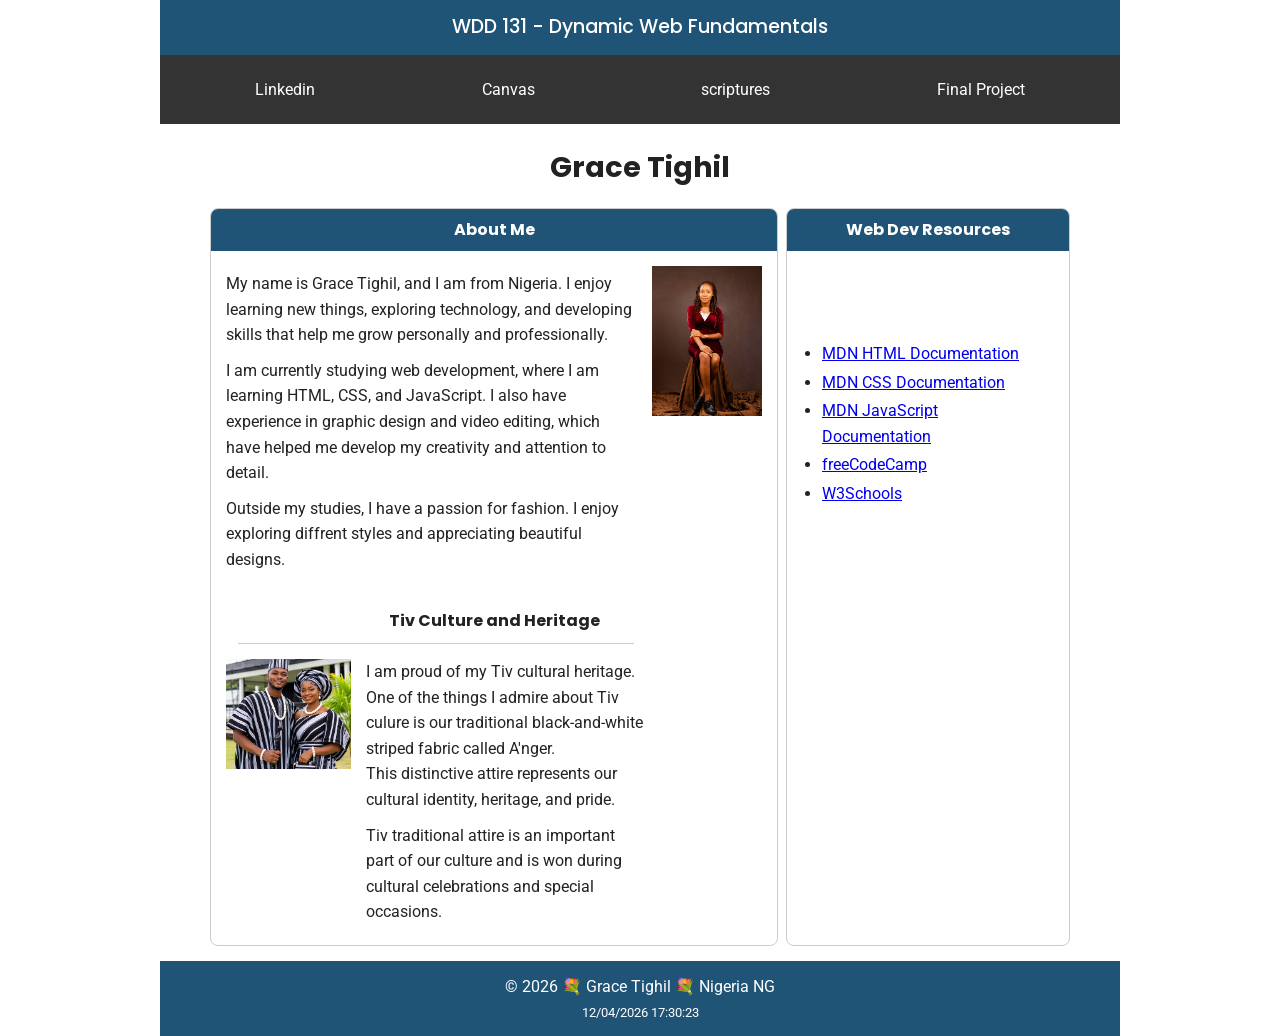
<file: index.html>
<!DOCTYPE html>
<html lang="en">
<head>
    <meta charset="UTF-8">
    <meta name="viewport" content="width=device-width, initial-scale=1.0">
    <title>WDD 131 - Dynamic Web Fundamentals</title>
    <link rel="stylesheet" href="styles/base.css">


    <meta name="description" content="Grace Tighil's personal homepage featuring web development, fashion, Tiv culture, Nigeria heritage, and learning resources.">
    <meta name="author" content="Grace Tighil">
    
    <script src="scripts/getdates.js" defer></script>

<link rel="preconnect" href="https://fonts.googleapis.com">
<link rel="preconnect" href="https://fonts.gstatic.com" crossorigin>
<link href="https://fonts.googleapis.com/css2?family=Poppins:wght@400;500;700&family=Roboto:ital,wght@0,100..900;1,100..900&display=swap" rel="stylesheet">
</head>

<body>

    <header>
        <span id="course-title">WDD 131 - Dynamic Web Fundamentals</span>
        <nav>
            <a href="https://www.linkedin.com/in/grace-tighil-5a691326a">Linkedin</a>
            <a href="https://byupw.instructure.com/">Canvas</a>
            <a href="https://www.churchofjesuschrist.org/study/scriptures">scriptures</a>
            <a href="#">Final Project</a>
        </nav>
    </header>
    <main>
        <h1>Grace Tighil</h1>

        <section class="card">
            <h2>About Me</h2>

            <div class="about-intro">
                <div>
                    <p>My name is Grace Tighil, and I am from Nigeria. I enjoy learning new things, exploring technology, and 
                developing skills that help me grow personally and professionally.
                    </p>

                    <p>I am currently studying web development, where I am learning HTML, CSS, and JavaScript. 
                I also have experience in graphic design and video editing, which have helped me develop my creativity and attention to detail.
                    </p>

                    <p>Outside my studies, I have a passion for fashion. I enjoy exploring diffrent styles and appreciating beautiful designs.</p>
                </div>

                 <img src="images/grace.jpg" alt="Grace Tighil">
            </div>

            
            <h3 class="center-heading">Tiv Culture and Heritage</h3>
            <hr>

            <div class="culture-info">
                <img src="images/tiv-attire.jpg"
                alt="People wearing traditional Tiv black-and-white A'nger attire">

                <div>
                     <p>I am proud of my Tiv cultural heritage. <br>One of the
                    things I admire about Tiv <br>culure is our traditional
                    black-and-white <br>striped fabric called A'nger. <br> 
                    This distinctive attire represents our <br>cultural 
                    identity, heritage, and pride.
                 </p>

                 <p>
                    Tiv traditional attire is an important <br>part of our
                    culture and is won during <br>cultural celebrations 
                    and special <br>occasions.
                 </p>

                </div>
            </div>

        </section>

        <section class="card">
            <h2>Web Dev Resources</h2>

            <ul>
                <li>
                    <a href="https://developer.mozilla.org/en-US/docs/Web/HTML">
                        MDN HTML Documentation
                    </a>
                </li>

                <li>
                    <a href="https://developer.mozilla.org/en-US/docs/Web/CSS">
                        MDN CSS Documentation
                    </a>
                </li>

                <li>
                    <a href="https://developer.mozilla.org/en-US/docs/Web/JavaScript">
                        MDN JavaScript Documentation
                    </a>
                </li>

                <li>
                    <a href="https://www.freecodecamp.org/">
                        freeCodeCamp
                    </a>
                </li>

                <li>
                    <a href="https://www.w3schools.com/">
                        W3Schools
                    </a>
                </li>
            </ul>
        </section>
    </main>

    <footer>
        <p>
            &copy; <span id="currentyear"></span> 💐 Grace Tighil 💐 Nigeria NG
        </p>

        <p id="lastModified"></p>
    </footer>
</body>
</html>
</file>
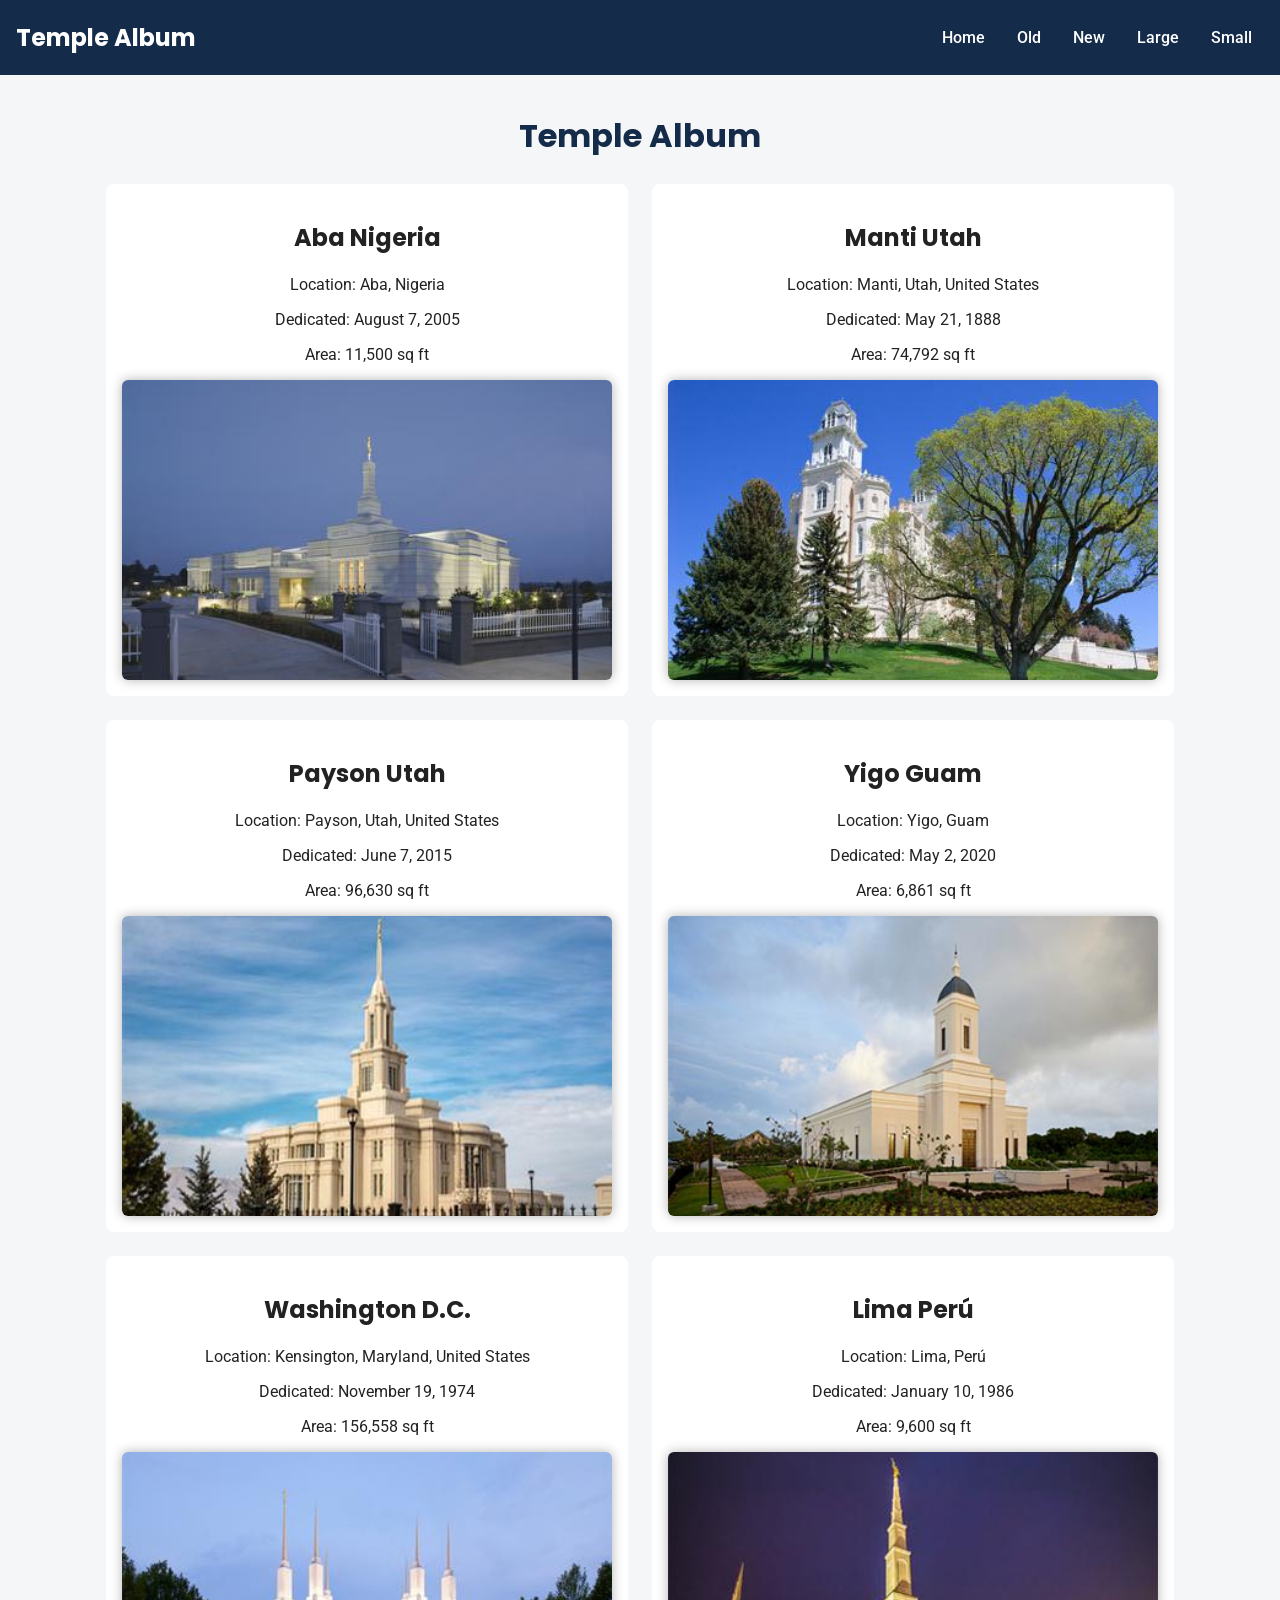
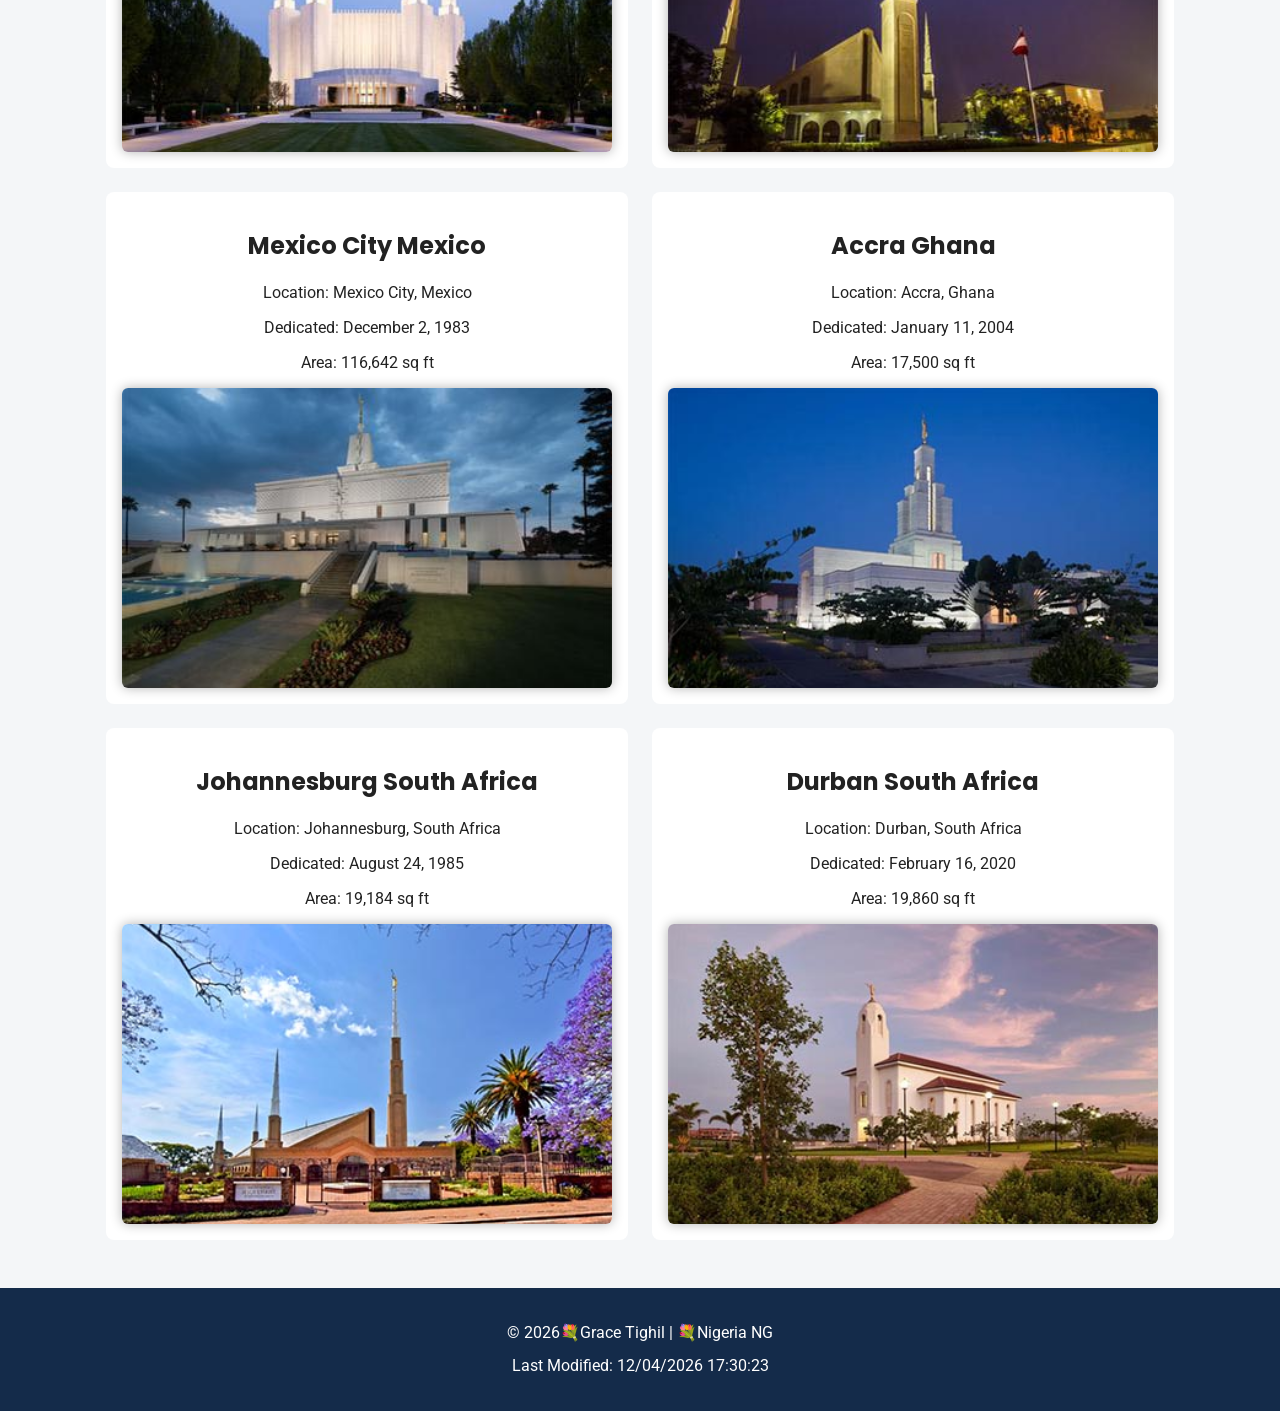
<file: filtered-temples.html>
<!DOCTYPE html>
<html lang="en">
<head>
    <meta charset="UTF-8">
    <meta name="viewport" content="width=device-width, initial-scale=1.0">
    <meta name="author" content="Grace Tighil">
    <meta name="description" content="A responsive temple album displaying temple names, locations, dedication dates, sizes, and photographs.">
    
    <title>Temple Album | WDD 131</title>
    <link rel="icon" href="favicon.svg" type="image/svg+xml">

    <link rel="stylesheet" href="styles/filtered-temples.css">
    <link rel="stylesheet" href="styles/filtered-temples-large.css">

    <script src="scripts/filtered-temples.js" defer></script>

    <link rel="preconnect" href="https://fonts.googleapis.com">
    <link rel="preconnect" href="https://fonts.gstatic.com" crossorigin>
    <link href="https://fonts.googleapis.com/css2?family=Poppins:wght@400;500;700&family=Roboto:ital,wght@0,100..900;1,100..900&display=swap" rel="stylesheet">
</head>
<body>
    <header>
        <h2>Temple Album</h2>

        <button id="menu-button" aria-label="open navigation menu" aria-expanded="false">
            ☰
        </button>

    <nav id="navigation">
    <a href="#" id="home">Home</a>
    <a href="#" id="old">Old</a>
    <a href="#" id="new">New</a>
    <a href="#" id="large">Large</a>
    <a href="#" id="small">Small</a>
</nav>
    </header>

    <main>
        <h1>Temple Album</h1>

        <div class="temple-grid">

        </div>
    </main>

    <footer>
        <p>&copy; <span id="currentyear"></span>💐Grace Tighil | 💐Nigeria NG </p>
        <p id="lastModified"></p>
    </footer>
    
</body>
</html>
</file>
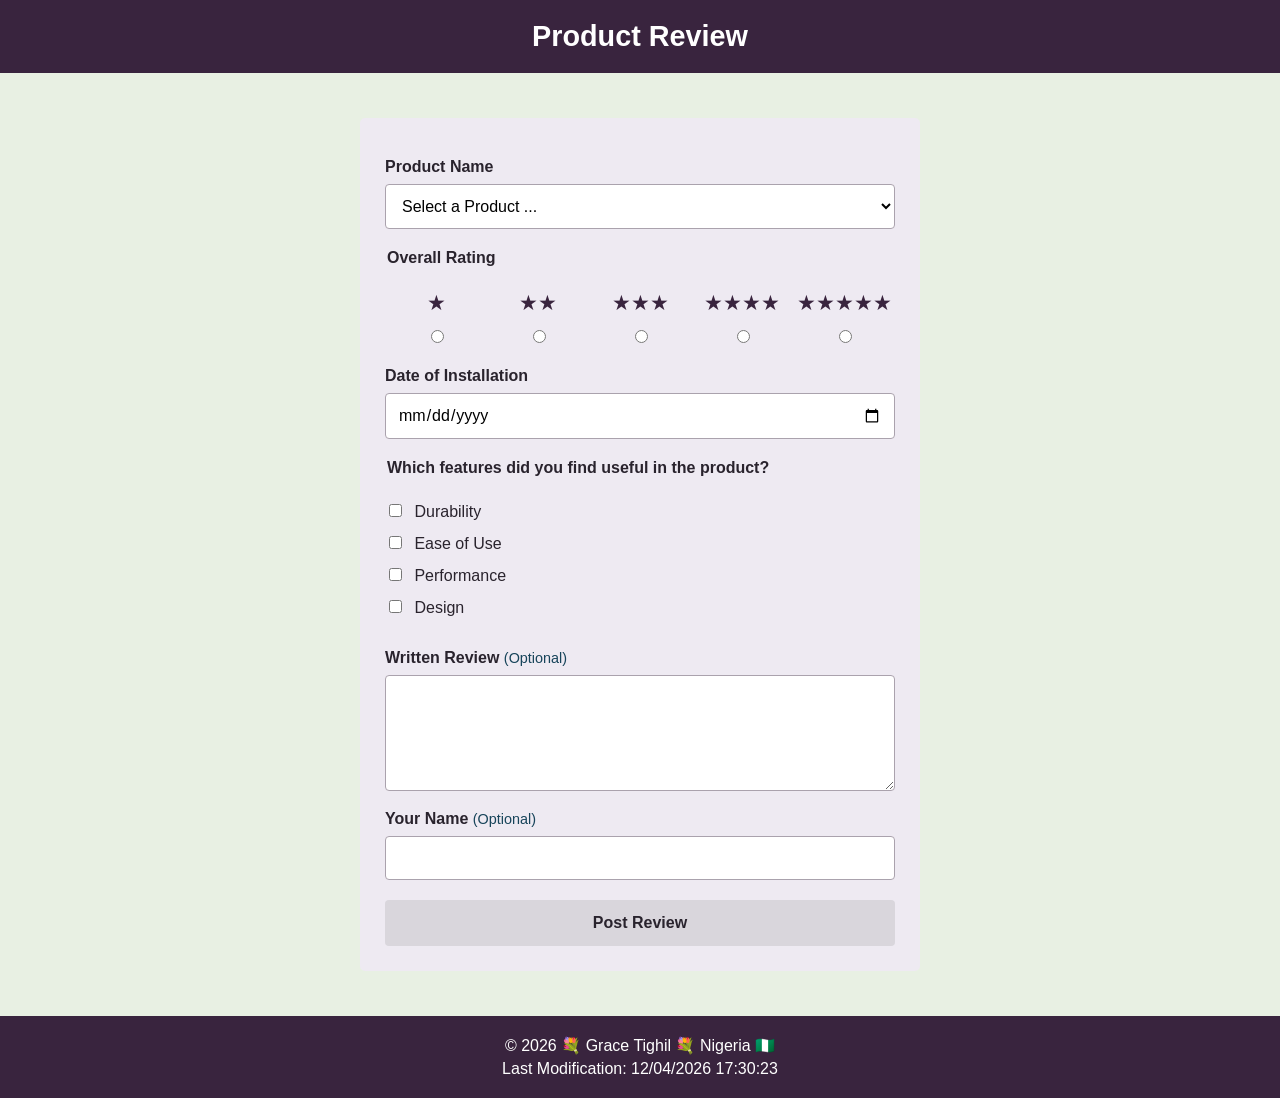
<file: form.html>
<!DOCTYPE html>
<html lang="en">
<head>
    <meta charset="UTF-8">
    <meta name="viewport" content="width=device-width, initial-scale=1.0">
    <meta name="description" content="Product Review Form allows users to select a product, rate it, and share their feedback.">
    <meta name="author" content="Grace Tighil">
    <title>Product Review Form</title>
    <link rel="icon" href="images/favicon.svg" type="image/svg+xml">
    <link rel="stylesheet" href="styles/form.css">
    <script src="scripts/form.js" defer></script>
</head>

<body>
    <header>
        <h1>Product Review</h1>
    </header>

    <main>
        <form method="get" action="review.html">

            <label for="productName">Product Name</label>
            <select id="productName" name="productName" required>
                <option value="" disabled selected>Select a Product ...</option>
            </select>

            <fieldset>
                <legend>Overall Rating</legend>

                <div class="rating">
                    <div>
                        <label for="rating1">★</label>
                        <input type="radio" id="rating1" name="rating" value="1" required>
                    </div>

                    <div>
                        <label for="rating2">★★</label>
                        <input type="radio" id="rating2" name="rating" value="2" required>
                    </div>

                    <div>
                        <label for="rating3">★★★</label>
                        <input type="radio" id="rating3" name="rating" value="3" required>
                    </div>

                    <div>
                        <label for="rating4">★★★★</label>
                        <input type="radio" id="rating4" name="rating" value="4" required>
                    </div>

                    <div>
                        <label for="rating5">★★★★★</label>
                        <input type="radio" id="rating5" name="rating" value="5" required>
                    </div>
                </div>
            </fieldset>

            <label for="installDate">Date of Installation</label>
            <input type="date" id="installDate" name="installDate" required>

            <fieldset>
                <legend>Which features did you find useful in the product?</legend>

                <label for="durability">
                    <input type="checkbox" id="durability" name="features" value="Durability">
                    Durability
                </label>

                <label for="ease">
                    <input type="checkbox" id="ease" name="features" value="Ease of Use">
                    Ease of Use
                </label>

                <label for="performance">
                    <input type="checkbox" id="performance" name="features" value="Performance">
                    Performance
                </label>

                <label for="design">
                    <input type="checkbox" id="design" name="features" value="Design">
                    Design
                </label>
            </fieldset>

            <label for="writtenReview">
                Written Review <span class="optional">(Optional)</span>
            </label>
            <textarea id="writtenReview" name="writtenReview" rows="5"></textarea>

            <label for="userName">
                Your Name <span class="optional">(Optional)</span>
            </label>
            <input type="text" id="userName" name="userName">

            <input type="submit" value="Post Review">

        </form>
    </main>

    <footer>
        <p>© 2026 💐 Grace Tighil 💐 Nigeria 🇳🇬</p>
        <p id="lastModified"></p>
    </footer>
</body>
</html>
</file>
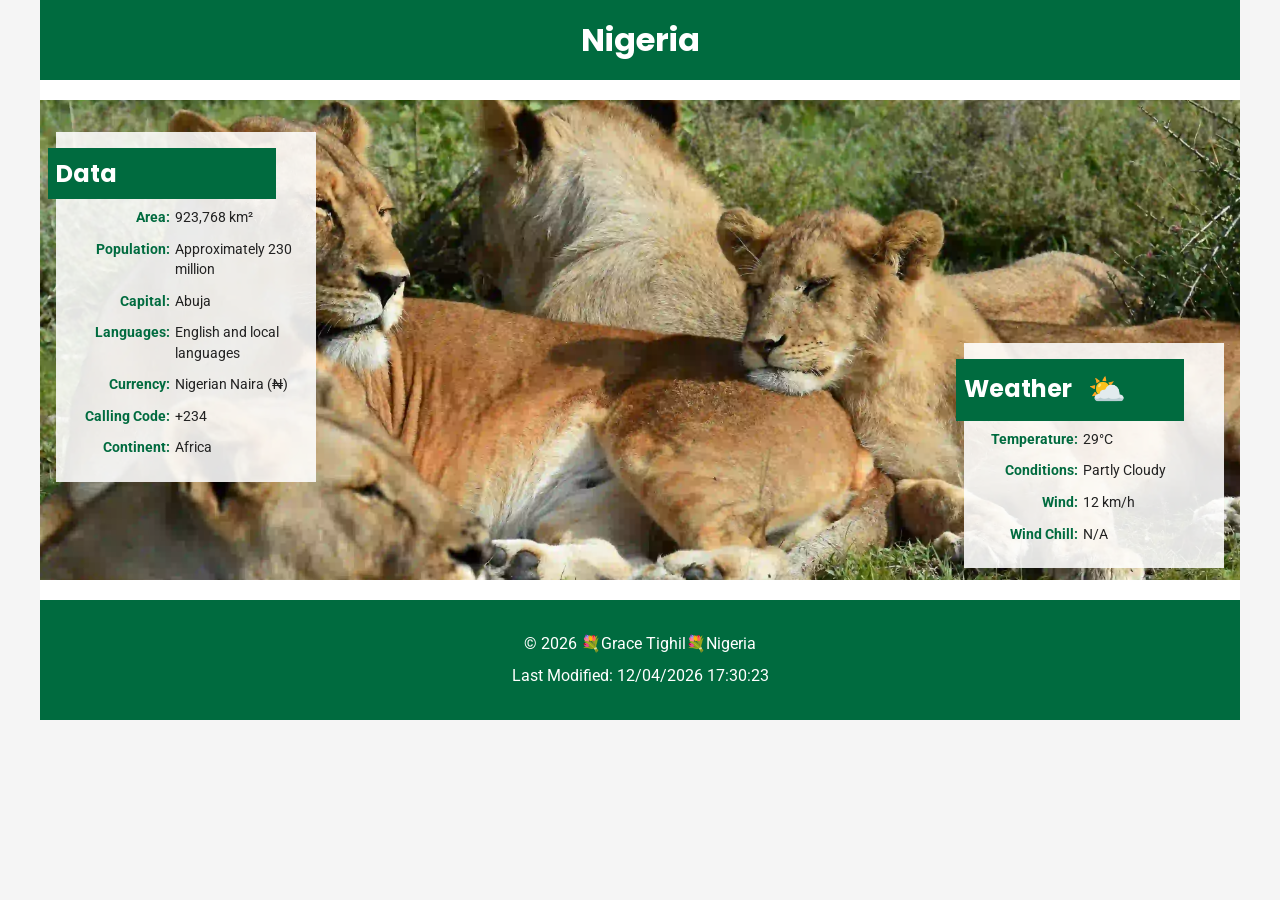
<file: place.html>
<!DOCTYPE html>
<html lang="en">
<head>
    <meta charset="UTF-8">
    <meta name="viewport" content="width=device-width, initial-scale=1.0">
    <meta name="description" content="Discover Nigeria, its capital city, geography, population, culture, and weather.">
    <meta name="author" content="Grace Tighil">
    <title>Nigeria | Country Page</title>

    <link rel="preconnect" href="https://fonts.googleapis.com">
    <link rel="preconnect" href="https://fonts.gstatic.com" crossorigin>
    <link href="https://fonts.googleapis.com/css2?family=Poppins:wght@400;500;700&family=Roboto:ital,wght@0,100..900;1,100..900&display=swap" rel="stylesheet">

    <link rel="stylesheet" href="styles/place.css">
    <link rel="icon" href="images/favicon.svg" type="image/svg+xml">
    <script src="scripts/place.js" defer></script>
</head>

<body>
    <header>
        <h1>Nigeria</h1>
    </header>

    <main>
        <div class="hero">
            <picture>
                <source
                srcset="images/nigeria-large.webp"
                media="(min-width: 768px)">
                <img
                src="images/nigeria-small.webp"
                alt="Lions in their natural habitat"
                width="800"
                height="597">
            </picture>

            <section class="data">
                <h2>Data</h2>
                <ul>
                    <li><strong>Area:</strong> 923,768 km²</li>
                    <li><strong>Population:</strong> Approximately 230 million</li>
                    <li><strong>Capital:</strong> Abuja</li>
                    <li><strong>Languages:</strong> English and local languages</li>
                    <li><strong>Currency:</strong> Nigerian Naira (₦)</li>
                    <li><strong>Calling Code:</strong> +234</li>
                    <li><strong>Continent:</strong> Africa</li>
                </ul>
            </section>

            <section class="weather">
                <h2>Weather</h2>

                <img
                class="weather-icon-mobile"
                src="images/weather.svg"
                alt="Sun, cloud, and raindrops"
                width="60"
                height="60">

                <ul>
                    <li>
                        <strong>Temperature:</strong> 
                        <span><span id="temperature">29</span>°C</span>
                    </li>
                    <li>
                        <strong>Conditions:</strong> 
                        <span>Partly Cloudy</span> 
                    </li>
                    <li>
                        <strong>Wind:</strong> 
                        <span><span id="wind-speed">12</span> km/h</span>
                    </li>
                    <li>
                        <strong>Wind Chill:</strong> 
                        <span id="windchill">N/A</span>
                    </li>
                </ul>
            </section>

        </div>
    </main>

    <footer>
        <p>&copy; <span id="currentyear"></span> 💐Grace Tighil💐Nigeria</p>
        <p>Last Modified: <span id="lastModified"></span></p>
    </footer>
    
</body>
</html>
</file>
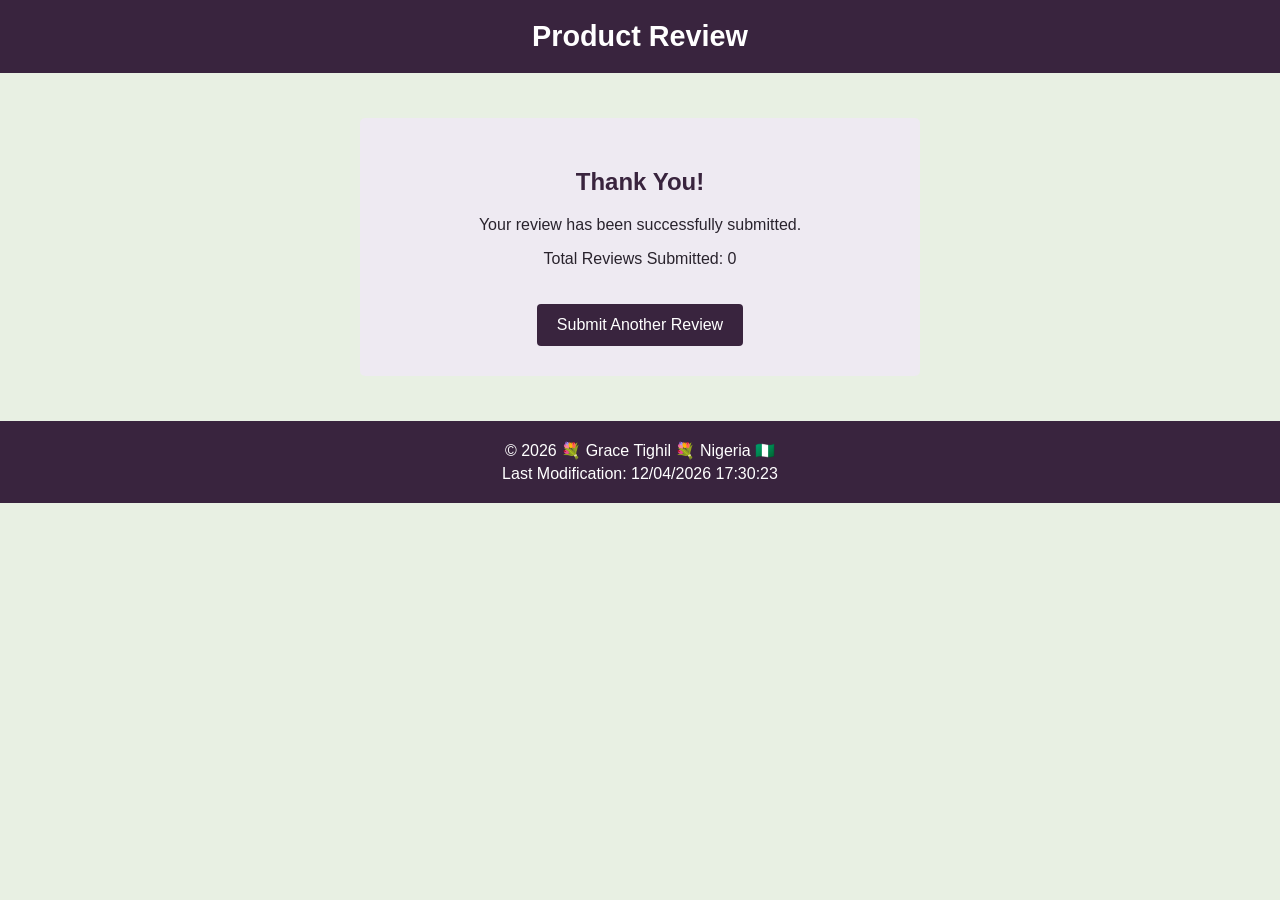
<file: review.html>
<!DOCTYPE html>
<html lang="en">
<head>
    <meta charset="UTF-8">
    <meta name="viewport" content="width=device-width, initial-scale=1.0">
    <meta name="description" content="Product review submission confirmation page showing the total number of reviews submitted.">
    <meta name="author" content="Grace Tighil">
    <title>Review Submitted</title>
    <link rel="icon" href="images/favicon.svg" type="image/svg+xml">
    <link rel="stylesheet" href="styles/form.css">
    <script src="scripts/review.js" defer></script>
</head>

<body>
    <header>
        <h1>Product Review</h1>
    </header>

    <main>
        <section class="confirmation">
            <h2>Thank You!</h2>
            <p>Your review has been successfully submitted.</p>
            <p>Total Reviews Submitted: <span id="reviewCount">0</span></p>
            <a href="form.html">Submit Another Review</a>
        </section>
    </main>

    <footer>
        <p>© 2026 💐 Grace Tighil 💐 Nigeria 🇳🇬</p>
        <p id="lastModified"></p>
    </footer>
</body>
</html>
</file>
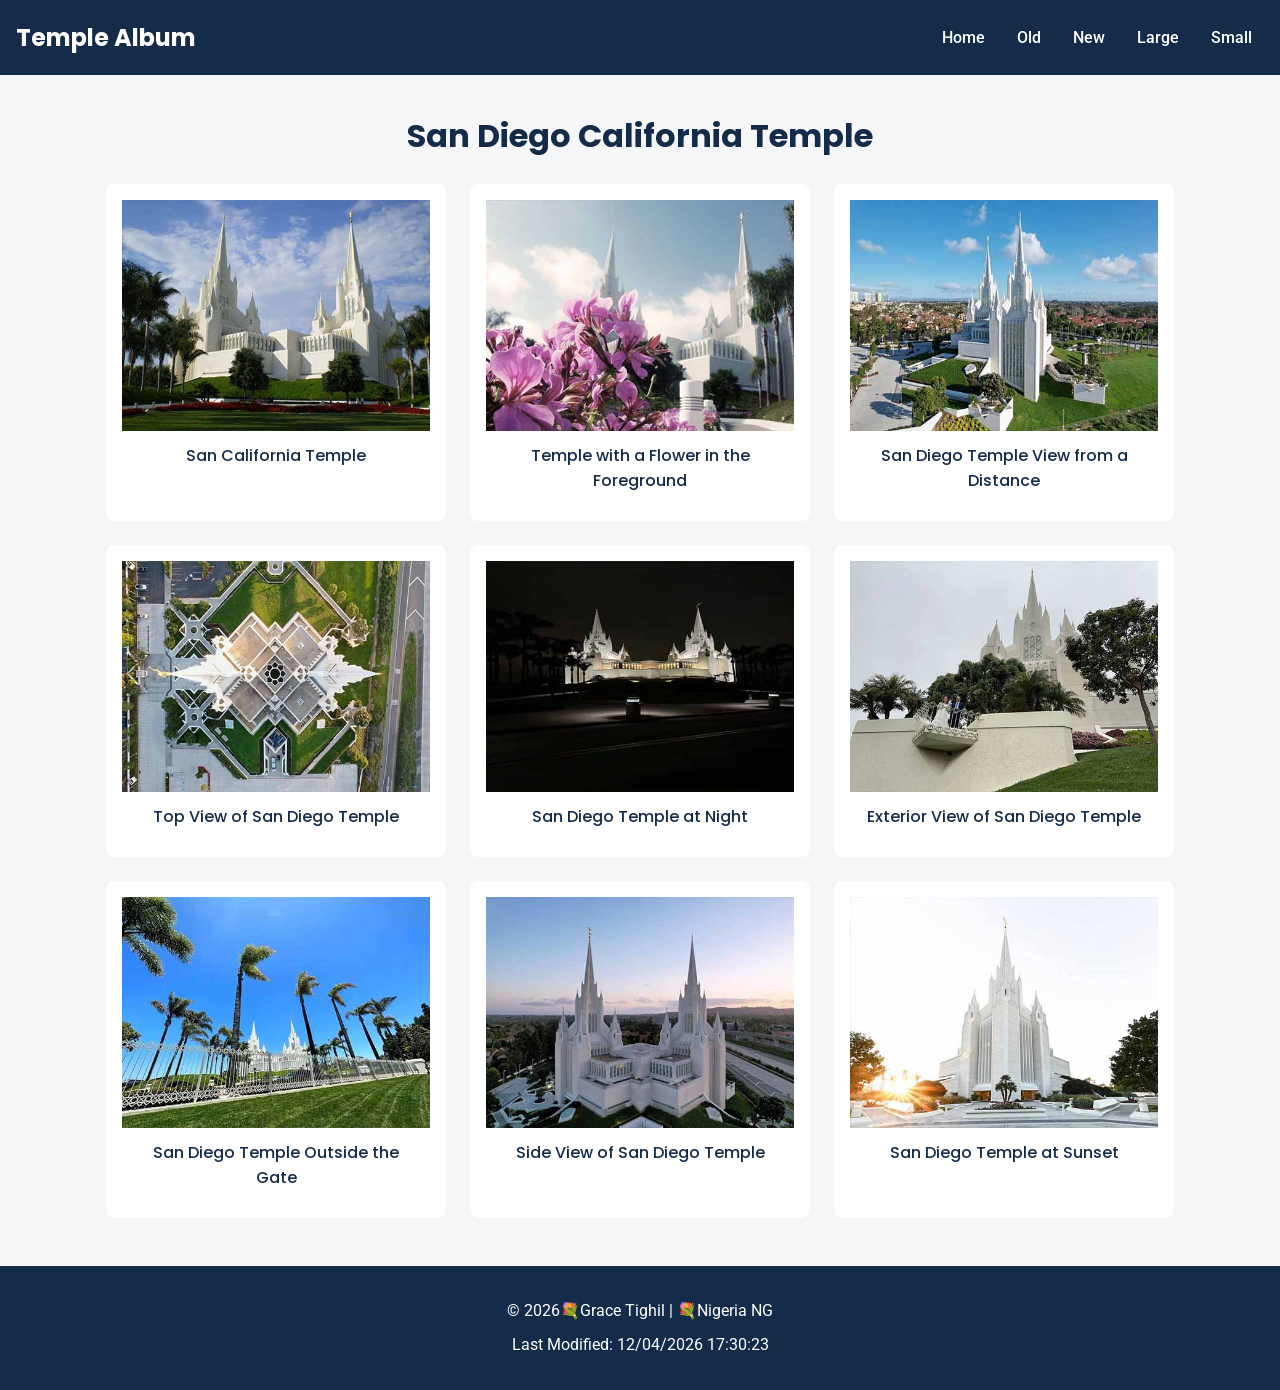
<file: temples.html>
<!DOCTYPE html>
<html lang="en">
<head>
    <meta charset="UTF-8">
    <meta name="viewport" content="width=device-width, initial-scale=1.0">
    <meta name="author" content="Grace Tighil">
    <meta name="description" content="A responsive picture album featuring the San Diego California Temple of The Church of Jesus Christ of Latter-day Saints.">
    
    <title>Temple Album | San Diego California Temple</title>
    <link rel="icon" href="favicon.svg" type="image/svg+xml">

    <link rel="stylesheet" href="styles/temples.css">
    <link rel="stylesheet" href="styles/temples-large.css">

    <script src="scripts/temples.js" defer></script>

    <link rel="preconnect" href="https://fonts.googleapis.com">
    <link rel="preconnect" href="https://fonts.gstatic.com" crossorigin>
    <link href="https://fonts.googleapis.com/css2?family=Poppins:wght@400;500;700&family=Roboto:ital,wght@0,100..900;1,100..900&display=swap" rel="stylesheet">
</head>
<body>
    <header>
        <h2>Temple Album</h2>

        <button id="menu-button" aria-label="open navigation menu" aria-expanded="false">
            ☰
        </button>

        <nav id="navigation">
            <a href="index.html">Home</a>
            <a href="#">Old</a>
            <a href="#">New</a>
            <a href="#">Large</a>
            <a href="#">Small</a>
        </nav>
    </header>

    <main>
        <h1>San Diego California Temple</h1>

        <div class="temple-grid">

            <figure>
                <img src="images/temple-1.jpg" alt="San Diego California Temple exterior">
                <figcaption>San California Temple</figcaption>
            </figure>

            <figure>
                <img src="images/temple-2.jpg" alt="San Diego California Temple viewed from the ground with a flower in the foreground">
                <figcaption>Temple with a Flower in the Foreground</figcaption>
            </figure>

            <figure>
                <img src="images/temple-3.jpg" alt="San Diego California Temple viewed from a distance">
                <figcaption>San Diego Temple View from a Distance</figcaption>
            </figure>

            <figure>
                <img src="images/temple-4.jpg" alt="Top view of the San Diego California Temple">
                <figcaption>Top View of San Diego Temple</figcaption>
            </figure>

            <figure>
                <img src="images/temple-5.jpg" alt="San Diego California Temple illuminated at night">
                <figcaption>San Diego Temple at Night</figcaption>
            </figure>

            <figure>
                <img src="images/temple-6.jpg" alt="Exterior view of the San Diego California Temple">
                <figcaption>Exterior View of San Diego Temple</figcaption>
            </figure>

            <figure>
                <img src="images/temple-7.jpg" alt="San Diego California Temple viewed from outside the gate">
                <figcaption>San Diego Temple Outside the Gate</figcaption>
            </figure>

            <figure>
                <img src="images/temple-8.jpg" alt="Side view of the San Diego California Temple from a short distance">
                <figcaption>Side View of San Diego Temple</figcaption>
            </figure>
            
            <figure>
                <img src="images/temple-9.jpg" alt="San Diego California Temple beside the setting sun">
                <figcaption>San Diego Temple at Sunset</figcaption>
            </figure>

        </div>
    </main>

    <footer>
        <p>&copy; <span id="currentyear"></span>💐Grace Tighil | 💐Nigeria NG </p>
        <p id="lastModified"></p>
    </footer>
    
</body>
</html>
</file>
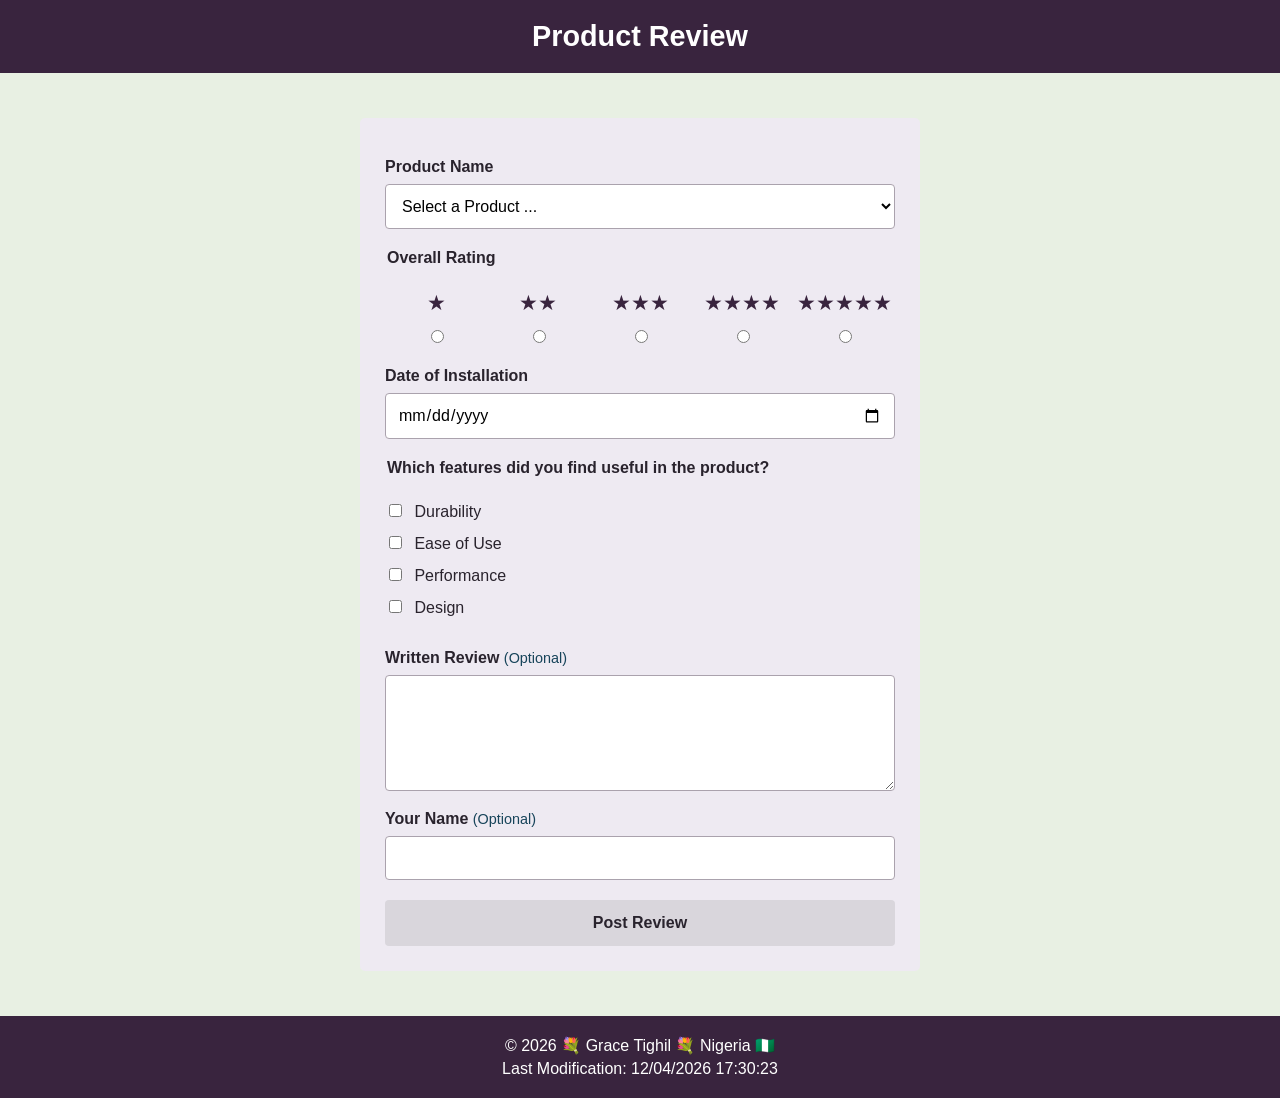
<file: product/form.html>
<!DOCTYPE html>
<html lang="en">
<head>
    <meta charset="UTF-8">
    <meta name="viewport" content="width=device-width, initial-scale=1.0">
    <meta name="description" content="Product Review Form allows users to select a product, rate it, and share their feedback.">
    <meta name="author" content="Grace Tighil">
    <title>Product Review Form</title>
    <link rel="icon" href="images/favicon.svg" type="image/svg+xml">
    <link rel="stylesheet" href="styles/form.css">
    <script src="scripts/form.js" defer></script>
</head>

<body>
    <header>
        <h1>Product Review</h1>
    </header>

    <main>
        <form method="get" action="review.html">

            <label for="productName">Product Name</label>
            <select id="productName" name="productName" required>
                <option value="" disabled selected>Select a Product ...</option>
            </select>

            <fieldset>
                <legend>Overall Rating</legend>

                <div class="rating">
                    <div>
                        <label for="rating1">★</label>
                        <input type="radio" id="rating1" name="rating" value="1" required>
                    </div>

                    <div>
                        <label for="rating2">★★</label>
                        <input type="radio" id="rating2" name="rating" value="2">
                    </div>

                    <div>
                        <label for="rating3">★★★</label>
                        <input type="radio" id="rating3" name="rating" value="3">
                    </div>

                    <div>
                        <label for="rating4">★★★★</label>
                        <input type="radio" id="rating4" name="rating" value="4">
                    </div>

                    <div>
                        <label for="rating5">★★★★★</label>
                        <input type="radio" id="rating5" name="rating" value="5">
                    </div>
                </div>
            </fieldset>

            <label for="installDate">Date of Installation</label>
            <input type="date" id="installDate" name="installDate" required>

            <fieldset>
                <legend>Which features did you find useful in the product?</legend>

                <label for="durability">
                    <input type="checkbox" id="durability" name="features" value="Durability">
                    Durability
                </label>

                <label for="ease">
                    <input type="checkbox" id="ease" name="features" value="Ease of Use">
                    Ease of Use
                </label>

                <label for="performance">
                    <input type="checkbox" id="performance" name="features" value="Performance">
                    Performance
                </label>

                <label for="design">
                    <input type="checkbox" id="design" name="features" value="Design">
                    Design
                </label>
            </fieldset>

            <label for="writtenReview">
                Written Review <span class="optional">(Optional)</span>
            </label>
            <textarea id="writtenReview" name="writtenReview" rows="5"></textarea>

            <label for="userName">
                Your Name <span class="optional">(Optional)</span>
            </label>
            <input type="text" id="userName" name="userName">

            <input type="submit" value="Post Review">

        </form>
    </main>

    <footer>
        <p>© 2026 💐 Grace Tighil 💐 Nigeria 🇳🇬</p>
        <p id="lastModified"></p>
    </footer>
</body>
</html>
</file>
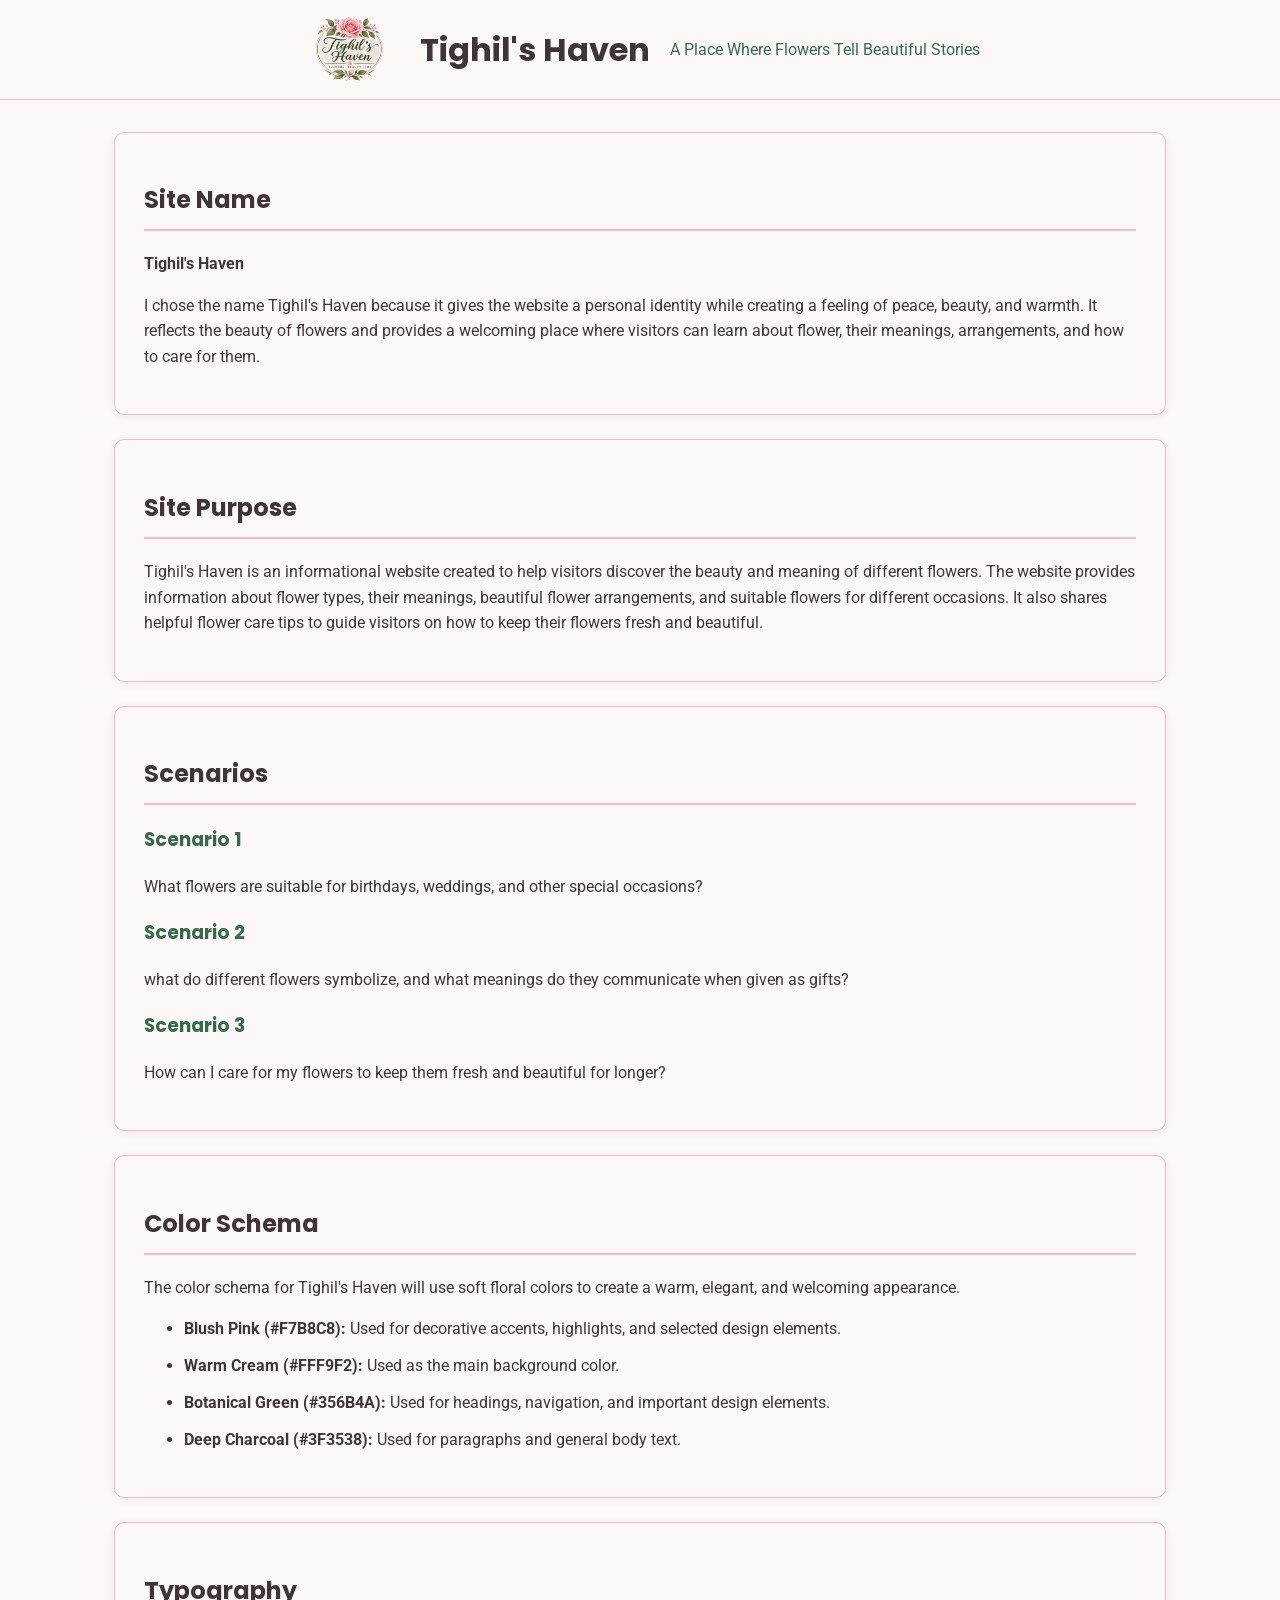
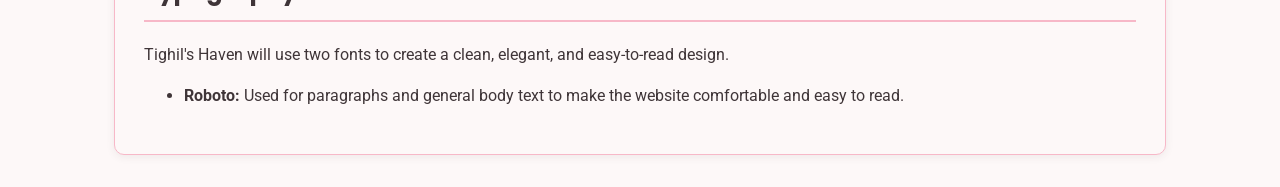
<file: project/siteplan.html>
<!DOCTYPE html>
<html lang="en">
<head>
    <meta charset="UTF-8">
    <meta name="viewport" content="width=device-width, initial-scale=1.0">
    <meta name="description" content="website planning document for Tighil's Haven, an informational flower website.">
    <meta name="author" content="Grace Tighil">
    <title>Tighil's Haven | Website Plan</title>
    <link rel="stylesheet" href="siteplan.css">
</head>
<body>
    <header>
         <img src="logo.png" alt="Tighil's Haven floral logo">
        <h1>Tighil's Haven</h1>
        <p>A Place Where Flowers Tell Beautiful Stories</p>
    </header>

    <main>
        <section>
            <h2>Site Name</h2>
            <p><strong>Tighil's Haven</strong></p>
            <p>
                I chose the name Tighil's Haven because it gives the website a personal
                identity while creating a feeling of peace, beauty, and warmth. It 
                reflects the beauty of flowers and provides a welcoming place where 
                visitors can learn about flower, their meanings, arrangements, and 
                how to care for them.
            </p>
        </section>

        <section>
            <h2>Site Purpose</h2>
            <p>
                Tighil's Haven is an informational website created to help visitors 
                discover the beauty and meaning of different flowers. The website
                provides information about flower types, their meanings, beautiful 
                flower arrangements, and suitable flowers for different occasions. 
                It also shares helpful flower care tips to guide visitors on how to
                keep their flowers fresh and beautiful.
            </p>
        </section>

        <section>
            <h2>Scenarios</h2>

            <h3>Scenario 1</h3>
            <p>What flowers are suitable for birthdays, weddings, and other special occasions?</p>

            <h3>Scenario 2</h3>
            <p>what do different flowers symbolize, and what meanings do  they communicate when given as gifts?</p>

            <h3>Scenario 3</h3>
            <p>How can I care for my flowers to keep them fresh and beautiful for longer?</p>
        </section>

        <section>
            <h2>Color Schema</h2>
            <p>
                The color schema for Tighil's Haven will use soft floral colors to create a warm, elegant,
                and welcoming appearance.
            </p>

            <ul>
                <li>
                    <strong>Blush Pink (#F7B8C8):</strong>
                    Used for decorative accents, highlights, and selected design elements.
                </li>
                <li>
                    <strong>Warm Cream (#FFF9F2):</strong>
                    Used as the main background color.
                </li>
                <li>
                    <strong>Botanical Green (#356B4A):</strong>
                    Used for headings, navigation, and important design elements.
                </li>
                <li>
                    <strong>Deep Charcoal (#3F3538):</strong>
                    Used for paragraphs and general body text.
                </li>
            </ul>
        </section>

        <section>
            <h2>Typography</h2>
            <p>
                Tighil's Haven will use two fonts to create a clean, elegant, and easy-to-read design.
            </p>

            <ul>
                <li>
                    <strong>Roboto:</strong>
                    Used for paragraphs and general body text to make the website comfortable and easy to read.
                </li>
            </ul>
        </section>
    </main>
    
</body>
</html>
</file>
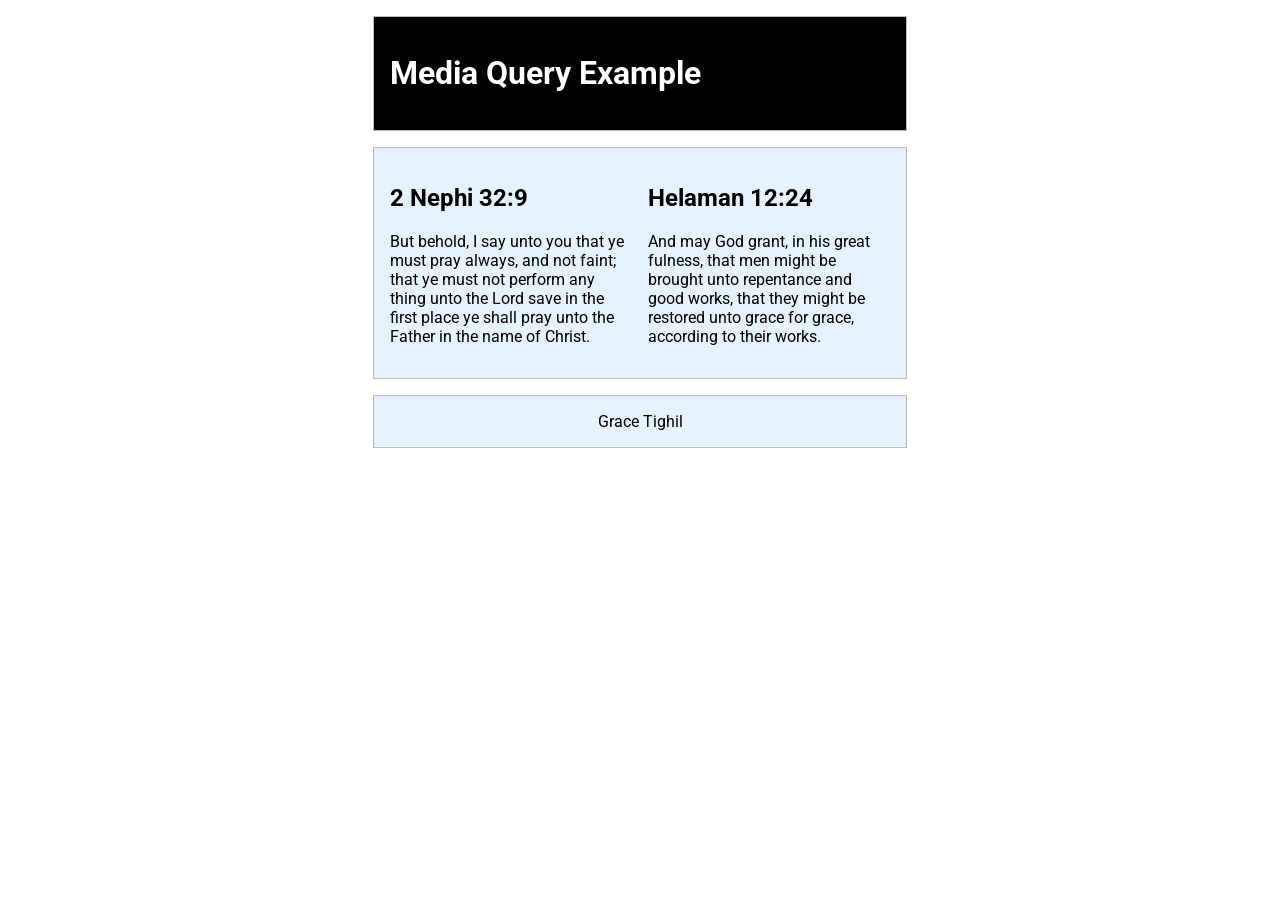
<file: week02/media-query.html>
<!DOCTYPE html>
<html lang="en">
<head>
    <meta charset="UTF-8">
    <meta name="viewport" content="width=device-width, initial-scale=1.0">

    <title>WDD 131 - Media Query Example</title>

   <meta name="description" content="Media query learning activity example page.">
   <meta name="author" content="Grace Tighil">

   <link rel="preconnect" href="https://fonts.googleapis.com">
   <link rel="preconnect" href="https://fonts.gstatic.com" crossorigin>
   <link href="https://fonts.googleapis.com/css2?family=Poppins:wght@400;500;700&family=Roboto:ital,wght@0,100..900;1,100..900&display=swap" rel="stylesheet">

   <link rel="stylesheet" href="styles/media-query.css">
   <link rel="stylesheet" href="styles/media-query-large.css">

</head>

<body>
    <header>
        <h1>Media Query Example</h1>
    </header>

    <main>
        <section>
            <h2>2 Nephi 32:9</h2>
            <p>
                But behold, I say unto you that ye must pray always,
                and not faint; that ye must not perform any thing unto
                the Lord save in the first place ye shall pray unto the 
                Father in the name of Christ.
            </p>
        </section>

        <section>
            <h2>Helaman 12:24</h2>
            <p>
                And may God grant, in his great fulness, that men might
                be brought unto repentance and good works, that they
                might be restored unto grace for grace, according to 
                their works.
            </p>
        </section>
    </main>

    <footer>
        Grace Tighil
    </footer>
    
</body>
</html>
</file>
<file: styles/base.css>
/* General page styles */
* {
    box-sizing: border-box;
}

body {
    margin: 0;
     font-family: "Roboto", sans-serif;
    font-weight: 400;
    line-height: 1.6;
    background-color: #ffffff;
    color: #222222
}

/* Heading styles */
h1, 
h2,
h3{
    font-family: "Poppins", sans-serif;
    font-weight: 700;
}

h3.center-heading {
    text-align: center;
    width: 100%;
    margin: 20px auto;
}

/* Header */
header {
    max-width: 960px;
    margin: 0 auto
}


header span {
    display: block;
    text-align: center;
    padding: 12px;
    color: white;
    background-color: #205477;
    font-family: "Poppins", sans-serif;
    font-size: 1.2rem;
    font-weight: 500;
}

/* Navigation menu */
nav {
    display: flex;
    justify-content: space-around;
    align-items: center;
    background-color: #333333;
    padding: 12px;
}

/* Navigation links */
nav a {
    color: white;
    text-decoration: none;
    padding: 10px;
    transition: color 0.2s ease, background-color 0.2s ease;
}

/* Navigation hover effect */
nav a:hover {
    color: #FFD700;
    background-color: #205477;
}

/* Main Content */
main {
    max-width: 890px;
    margin: 0 auto;
    padding: 15px;
    display: grid;
    grid-template-columns: 2fr 1fr;
    gap: 8px;
    align-items: stretch;
}

/* Main heading */
main h1 {
    grid-column: 1 / -1;
    text-align: center;
    margin: 5px 0 10px;
    font-size: 1.8rem;
}

/* Card styles */
.card {
    border: 1px solid #cccccc;
    border-radius: 8px;
    overflow: hidden;
    min-height: 390px;
}

/* Card heading */
.card h2 {
    background-color: #205477;
    color: white;
    text-align: center;
    font-size: 1rem;
    padding: 8px;
    margin: 0;
}

/* About introduction */
.about-intro {
    display: grid;
    grid-template-columns: 1fr 110px;
    gap: 15px;
    padding: 15px;
    align-items: start;
}

.about-intro p {
    margin-top: 5px;
    margin-bottom: 10px;
}

.about-intro img {
    width: 110px;
    height: 150px;
    object-fit: cover;
}

/* Culture heading */
.card h3 {
    text-align: center;
    font-size: 1rem;
    width: 100%;
    margin: 10px 0;
    padding: 0;
}

/* Culture Divider */
.card hr {
    border: 0;
    border-top: 1px solid #cccccc;
    width: calc(100% - 170px);
    margin: 0 0 5px 27px;
    
}


/* Culture Section */
.culture-info {
    display: grid;
    grid-template-columns: 125px 1fr;
    gap: 15px;
    padding: 10px 15px;
    align-items: start;
}

.culture-info img {
    width: 125px;
    height: 110px;
    object-fit: cover;
}

.culture-info p {
    margin: 0 0 10px;
}




/* Web Development Resources */
.card ul {
    padding: 15px 35px;
    margin-top: 75px;
}

.card ul li {
    margin-bottom: 3px;
}

.card ul a {
    color: #0000ee;
}

/* Footer */
footer {
    max-width: 960px;
    margin: 0 auto;
    background-color: #205477;
    color: white;
    text-align: center;
    padding: 10px;
}

footer p {
    margin: 3px;
}

#lastModified {
    color: #ffffff;
    font-size: 0.8rem;
}

/* Mobile Responsiveness */
@media screen and (max-width: 650px) {

    main {
        grid-template-columns: 1fr;
    }

    main h1 {
        grid-column: 1;
    }

    .card {
        min-height: auto;
    }

    .about-intro {
        grid-template-columns: 1fr 100px;
    }

    .about-intro img {
        width: 100px;
        height: 130px;
    }

    .culture-info {
        grid-template-columns: 110px 1fr;
    }

    .culture-info img {
        width: 110px;
        height: 100px;
    }

    .card h3 {
        width: calc(100% - 125px);
        margin-left: 110px;
        
    }

    .card hr {
        width: calc(100% - 135px);
        margin-left: 15px;
    }

    

    .card ul {
        margin-top: 15px;
    }

    nav {
        flex-wrap: wrap;
        gap: 5px;
    }

    footer {
        margin: 0 10px;
    }
    
}
</file>
<file: styles/filtered-temples.css>
/* General page styles */
* {
    box-sizing: border-box;
}

body {
    margin: 0;
    font-family: "Roboto", sans-serif;
    background-color: #f4f6f8;
    color: #222222;
}

/* Typography */
h1,
h2,
h3,
figcaption {
    font-family: "Poppins", sans-serif;
}

/* Header */
header {
    background-color: #142B4A;
    color: #FFFFFF;
    padding: 1rem;
    display: flex;
    justify-content: space-between;
    align-items: center;
    flex-wrap: wrap;
}

header h2 {
    margin: 0;
    font-size: 1.5rem;
}

/* Hamburger menu button */
#menu-button {
    display: block;
    padding: 0.4rem 0.7rem;
    border: 2px solid #C5A15A;
    border-radius: 5px;
    background-color: #142B4A;
    color: #FFFFFF;
    font-size: 1.5rem;
    cursor: pointer;
}

/* Mobile navigation */
nav {
    display: none;
    flex-direction: column;
    align-items: center;
    gap: 0.5rem;
    width: 100%;
    flex-basis: 100%;
}

nav.show {
    display: flex;
}

nav a {
    display: block;
    width: 100%;
    padding: 0.75rem;
    color: #FFFFFF;
    text-decoration: none;
    text-align: center;
    font-weight: 500;
}

/* Navigation hover effect */
nav a:hover {
    background-color: #C5A15A;
    color: #142B4A;
    border-radius: 5px;
}

/* Responsive images */
figure img {
    width: 100%;
    height: 300px;
    display: block;
    aspect-ratio: 399 / 250;
    object-fit: cover;
    object-position: center;
    border-radius: 6px;
    box-shadow: 0 0 12px rgba(0, 0, 0, 0.30);
}

/* Mobile picture layout */
.temple-grid {
    display: grid;
    grid-template-columns:  1fr;
    gap: 1.5rem;
}

/* Figures */
figure {
    margin: 0;
    background-color: #FFFFFF;
    padding: 1rem;
    border-radius: 8px;
    overflow: hidden;
    text-align: center;
}

/* Footer */
footer {
    background-color: #142B4A;
    color: #FFFFFF;
    text-align: center;
    padding: 1.5rem;
    margin-top: 2rem;
}

footer p {
    margin: 0.5rem 0;
    line-height: 1.6;
}

/* Main content*/
main {
    max-width: 1200px;
    margin: 0 auto;
    padding: 1rem;
}

h1 {
    text-align: center;
    color: #142B4A;
    margin-bottom: 1.5rem;
}


/* Image captions */
figcaption {
    padding: 0.75rem;
    font-weight: 500;
    color: #142B4A;
}
</file>
<file: styles/filtered-temples-large.css>
@media screen and (min-width: 768px) {

    /* Hide hamburger button */
    #menu-button {
        display: none;
    }

    /* Horizontal navigation */
    nav {
        display: flex;
        flex-direction: row;
        width: auto;
        flex-basis: auto;
        margin-top: 0;
    }

    nav a {
        width: auto;
    }

    /* Three-column picture layout */
    .temple-grid {
        grid-template-columns: repeat(2, 1fr);
    }

    /* Center main content */
    main {
        max-width: 1100px;
        margin: 0 auto;
        padding: 1rem;
    }
    
}
</file>
<file: styles/form.css>
/* General page styling */
* {
    box-sizing: border-box;
}

body {
    margin: 0;
    font-family: Arial, sans-serif;
    background-color: #e8f0e3;
    color: #29232d;
}

/* Header */
header {
    background-color: #39243e;
    color: #ffffff;
    text-align: center;
    padding: 20px;
}

header h1 {
    margin: 0;
    font-size: 1.8rem;
}

/* Main form container */
main {
    max-width: 600px;
    margin: 25px auto;
    padding: 20px;
}

form {
    background-color: #eeeaf2;
    padding: 25px;
    border-radius: 5px;
}

/* Form labels and fields */
form > label {
    display: block;
    font-weight: bold;
    margin: 15px 0 8px;
}

select,
input[type="date"],
input[type="text"],
textarea {
    width: 100%;
    padding: 12px;
    border: 1px solid #aaa2ad;
    border-radius: 4px;
    font: inherit;
    background-color: #ffffff;
}

textarea {
    resize: vertical;
}

/* Fieldsets */
fieldset {
    border: none;
    padding: 0;
    margin: 20px 0;
}

legend {
    font-weight: bold;
    margin-bottom: 12px;
}

/* Star rating */
.rating,
.rating-inputs {
    display: grid;
    grid-template-columns: repeat(5, 1fr);
    text-align: center;
}

.rating label {
    color: #39243e;
    font-size: 1.3rem;
    white-space: nowrap;
    text-align: center;
}

.rating-inputs input {
    display: block;
    margin: 8px auto 0;
}

/* Useful features */
fieldset label {
    display: block;
    margin: 12px 0;
}

fieldset input[type="checkbox"] {
    margin-right: 8px;
}

/* Submit button */
input[type="submit"] {
    width: 100%;
    padding: 14px;
    margin-top: 20px;
    border: none;
    border-radius: 4px;
    background-color: #d9d6dc;
    color: #29232d;
    font-size: 1rem;
    font-weight: bold;
    cursor: pointer;
}

input[type="submit"]:hover {
    background-color: #c7c1cd;
}

/* Footer */
footer {
    background-color: #39243e;
    color: #ffffff;
    text-align: center;
    padding: 15px;
    margin-top: 25px;
}

footer p {
    margin: 5px;
}

/* Mobile screens */
@media screen and (max-width: 480px) {
    main {
        margin: 15px;
        padding: 10px;
    }

    form {
        padding: 18px;
    }

    header h1 {
        font-size: 1.5rem;
    }

    .rating {
        grid-template-columns: repeat(5, minmax(0, 1fr));
        gap: 2px;
    }

    .rating label {
        font-size: 0.85rem;
        letter-spacing: 0;
        white-space: nowrap;
    }
}

/* Review confirmation page */
.confirmation {
    background-color: #eeeaf2;
    padding: 30px 20px;
    text-align: center;
    border-radius: 5px;
}

.confirmation h2 {
    color: #39243e;
}

.confirmation a {
    display: inline-block;
    margin-top: 20px;
    padding: 12px 20px;
    background-color: #39243e;
    color: #ffffff;
    text-decoration: none;
    border-radius: 4px;
}

.confirmation a:hover {
    background-color: #51365a;
}

/* Optional text */
form label .optional {
    color: #17445A;
    font-size: 0.9rem;
    font-weight: normal;
}
</file>
<file: styles/place.css>
* {
   margin: 0;
   padding: 0;
   box-sizing: border-box;
}

/* CSS Variables */
:root {
    --primary-color: #006B3F;
    --secondary-color: #FFFFFF;
    --accent-color: #008751;
    --text-color: #222222;
    --background-color: #F5F5F5;
}

/* Body Styles */
body {
    font-family: "Roboto", sans-serif;
    color: var(--text-color);
    background-color: var(--background-color);
}

/* Heading Styles */
h1,
h2 {
    font-family: "Poppins", sans-serif;
}

/* Header Styles */
header {
    background-color: var(--primary-color);
    color: var(--secondary-color);
    text-align: center;
    padding: 1rem;
    max-width: 1200px;
    margin: 0 auto;
}

/* Main Content */
main {
    max-width: 1200px;
    margin: 0 auto;
    padding: 0;
}

/* Hero Image */
.hero picture,
.hero img {
    display: block;
    width: 100%;
}

.hero img {
    height: auto;
    max-width: 100%;
    object-fit: cover;
}

/* Information Blocks */
.data,
.weather {
    background-color: var(--background-color);
    padding: 1rem;
    margin: 1rem 0;
    text-align: center;
}

.data h2,
.weather h2 {
    background-color: transparent;
    color: var(--text-color);
    padding: 0.5rem;
    text-align: center;
}

/* Information Lists */
.data ul,
.weather ul {
    list-style: none;
    padding: 0.5rem;
    text-align: center;
}

/* Information Lists Items */
.data li,
.weather li {
    display: grid;
    grid-template-columns: 105px minmax(0,1fr);
    column-gap: 8px;
    align-items: start;
    text-align: left;
    margin-bottom: 0.7rem;
    line-height: 1.5;
}

/* Align Information Labels */
.data li strong,
.weather li strong {
    text-align: right;
    white-space: nowrap;
}

/* Mobile Weather Icon */
.weather-icon-mobile {
    display: block;
    width: 20px;
    height: 20px;
    margin: 0.8rem auto;
    object-fit: contain;
}

/* General Text Styles */
strong {
    color: var(--primary-color);
}

/* Remove Last List Items Spacing */
.data li:last-child,
.weather li:last-child {
    margin-bottom: 0;
}

/* Footer Styles */
footer {
    background-color: var(--primary-color);
    color: var(--secondary-color);
    text-align: center;
    padding: 1.5rem;
    margin-top: 1rem;
    max-width: 1200px;
    margin: 0 auto;
}

footer p {
    margin: 0.5rem 0;
    line-height: 1.5;
}

/* Keep information neatly arranged on desktop */
@media screen and (min-width: 768px) {

    .data li,
    .weather li {
        grid-template-columns: 90px minmax(0, 1fr);
        font-size: 0.85rem;
        column-gap: 5px;
    }  

    /* Hero Positioning */
    .hero {
        position: relative;
    }

     .hero picture img {
        width: 100%;
        height: 480px;
        object-fit: cover;
    }

/* Data and Weather Cards */
    .data,
    .weather {
        position: absolute;
        width: 260px;
        background-color: rgba(255, 255, 255, 0.88);
        margin: 0;
        padding: 1rem;
    }
    /* Data Card Position */
    .data {
        top: 2rem;
        left: 1rem;
    }

     .weather {
        bottom: 2rem;
        right: 1rem;
    }

    /* Desktop Card Headings */
    .data h2,
    .weather h2 {
        background-color: var(--primary-color);
        color: var(--secondary-color);
        text-align: left;
        width: 100%;
        position: relative;
        left: -1.5rem;  
    }

    /* Hide Mobile Weather Icon */
     .hero img.weather-icon-mobile {
        display: none;
    }

    /* Weather Heading Icon */
     .weather h2::after {
        content: "⛅";
        margin-left: 1rem;
        font-size: 1.9rem;
        vertical-align: middle;
    }

     /* White strip below the green Nigeria header */
    header::after {
        content: "";
        display: block;
        height: 20px;
        background-color: #FFFFFF;
        margin: 1rem -1rem -1rem;
    }

    /* White strip after the lion picture */
    .hero::after {
        content: "";
        display: block;
        width: 100%;
        height: 20px;
        background-color: #FFFFFF;
    }

    }

    /* Mobile Layout */
@media screen and (max-width: 767px) {

    /* Centre the information blocks */
    .data ul,
    .weather ul {
        width: fit-content;
        margin: 0 auto;
    }

    /* Align Mobile Information */
    .data li,
    .weather li {
        display: grid;
        grid-template-columns: 105px max-content;
        column-gap: 8px;
        align-items: baseline;
        text-align: left;
        margin-bottom: 0.7rem;
        line-height: 1.5;
    }

    /* Mobile Weather icon */
    .weather img.weather-icon-mobile {
        display: block;
        width: 95px;
        height: 95px;
        margin: 0.5rem auto;
        object-fit: contain;
    }

    /* Thin white strip below the header */
    header::after {
        content: "";
        display: block;
        height: 20px;
        background-color: #FFFFFF;
        margin: 1rem -1rem -1rem;
    }

     /* Thin green strip at the bottom of the lion picture */
    .hero picture img {
        border-bottom: 6px solid #006B3F;
    }
}
</file>
<file: styles/temples.css>
/* General page styles */
* {
    box-sizing: border-box;
}

body {
    margin: 0;
    font-family: "Roboto", sans-serif;
    background-color: #f4f6f8;
    color: #222222;
}

/* Typography */
h1,
h2,
h3,
figcaption {
    font-family: "Poppins", sans-serif;
}

/* Header */
header {
    background-color: #142B4A;
    color: #FFFFFF;
    padding: 1rem;
    display: flex;
    justify-content: space-between;
    align-items: center;
    flex-wrap: wrap;
}

header h2 {
    margin: 0;
    font-size: 1.5rem;
}

/* Hamburger menu button */
#menu-button {
    display: block;
    padding: 0.4rem 0.7rem;
    border: 2px solid #C5A15A;
    border-radius: 5px;
    background-color: #142B4A;
    color: #FFFFFF;
    font-size: 1.5rem;
    cursor: pointer;
}

/* Mobile navigation */
nav {
    display: none;
    flex-direction: column;
    align-items: center;
    gap: 0.5rem;
    width: 100%;
    flex-basis: 100%;
}

nav.show {
    display: flex;
}

nav a {
    display: block;
    width: 100%;
    padding: 0.75rem;
    color: #FFFFFF;
    text-decoration: none;
    text-align: center;
    font-weight: 500;
}

/* Navigation hover effect */
nav a:hover {
    background-color: #C5A15A;
    color: #142B4A;
    border-radius: 5px;
}

/* Responsive images */
figure img {
    width: 100%;
    height: auto;
    display: block;
}

/* Mobile picture layout */
.temple-grid {
    display: grid;
    grid-template-columns: 1fr;
    gap: 1.5rem;
}

/* Figures */
figure {
    margin: 0;
    background-color: #FFFFFF;
    padding: 1rem;
    border-radius: 8px;
    overflow: hidden;
    text-align: center;
}

/* Footer */
footer {
    background-color: #142B4A;
    color: #FFFFFF;
    text-align: center;
    padding: 1.5rem;
    margin-top: 2rem;
}

footer p {
    margin: 0.5rem 0;
    line-height: 1.6;
}

/* Main content*/
main {
    max-width: 1200px;
    margin: 0 auto;
    padding: 1rem;
}

h1 {
    text-align: center;
    color: #142B4A;
    margin-bottom: 1.5rem;
}


/* Image captions */
figcaption {
    padding: 0.75rem;
    font-weight: 500;
    color: #142B4A;
}
</file>
<file: styles/temples-large.css>
@media screen and (min-width: 768px) {

    /* Hide hamburger button */
    #menu-button {
        display: none;
    }

    /* Horizontal navigation */
    nav {
        display: flex;
        flex-direction: row;
        width: auto;
        flex-basis: auto;
        margin-top: 0;
    }

    nav a {
        width: auto;
    }

    /* Three-column picture layout */
    .temple-grid {
        grid-template-columns: repeat(3, 1fr);
    }

    /* Center main content */
    main {
        max-width: 1100px;
        margin: 0 auto;
        padding: 1rem;
    }
    
}
</file>
<file: product/styles/form.css>
/* General page styling */
* {
    box-sizing: border-box;
}

body {
    margin: 0;
    font-family: Arial, sans-serif;
    background-color: #e8f0e3;
    color: #29232d;
}

/* Header */
header {
    background-color: #39243e;
    color: #ffffff;
    text-align: center;
    padding: 20px;
}

header h1 {
    margin: 0;
    font-size: 1.8rem;
}

/* Main form container */
main {
    max-width: 600px;
    margin: 25px auto;
    padding: 20px;
}

form {
    background-color: #eeeaf2;
    padding: 25px;
    border-radius: 5px;
}

/* Form labels and fields */
form > label {
    display: block;
    font-weight: bold;
    margin: 15px 0 8px;
}

select,
input[type="date"],
input[type="text"],
textarea {
    width: 100%;
    padding: 12px;
    border: 1px solid #aaa2ad;
    border-radius: 4px;
    font: inherit;
    background-color: #ffffff;
}

textarea {
    resize: vertical;
}

/* Fieldsets */
fieldset {
    border: none;
    padding: 0;
    margin: 20px 0;
}

legend {
    font-weight: bold;
    margin-bottom: 12px;
}

/* Star rating */
.rating,
.rating-inputs {
    display: grid;
    grid-template-columns: repeat(5, 1fr);
    text-align: center;
}

.rating label {
    color: #39243e;
    font-size: 1.3rem;
    white-space: nowrap;
    text-align: center;
}

.rating-inputs input {
    display: block;
    margin: 8px auto 0;
}

/* Useful features */
fieldset label {
    display: block;
    margin: 12px 0;
}

fieldset input[type="checkbox"] {
    margin-right: 8px;
}

/* Submit button */
input[type="submit"] {
    width: 100%;
    padding: 14px;
    margin-top: 20px;
    border: none;
    border-radius: 4px;
    background-color: #d9d6dc;
    color: #29232d;
    font-size: 1rem;
    font-weight: bold;
    cursor: pointer;
}

input[type="submit"]:hover {
    background-color: #c7c1cd;
}

/* Footer */
footer {
    background-color: #39243e;
    color: #ffffff;
    text-align: center;
    padding: 15px;
    margin-top: 25px;
}

footer p {
    margin: 5px;
}

/* Mobile screens */
@media screen and (max-width: 480px) {
    main {
        margin: 15px;
        padding: 10px;
    }

    form {
        padding: 18px;
    }

    header h1 {
        font-size: 1.5rem;
    }

    .rating {
        grid-template-columns: repeat(5, minmax(0, 1fr));
        gap: 2px;
    }

    .rating label {
        font-size: 0.85rem;
        letter-spacing: 0;
        white-space: nowrap;
    }
}

/* Review confirmation page */
.confirmation {
    background-color: #eeeaf2;
    padding: 30px 20px;
    text-align: center;
    border-radius: 5px;
}

.confirmation h2 {
    color: #39243e;
}

.confirmation a {
    display: inline-block;
    margin-top: 20px;
    padding: 12px 20px;
    background-color: #39243e;
    color: #ffffff;
    text-decoration: none;
    border-radius: 4px;
}

.confirmation a:hover {
    background-color: #51365a;
}

/* Optional text */
form label .optional {
    color: #17445A;
    font-size: 0.9rem;
    font-weight: normal;
}
</file>
<file: project/siteplan.css>
/* Google Fonts */
@import url('https://fonts.googleapis.com/css2?family=Poppins:wght@400;500;600;700&family=Roboto:wght@400;500;700&display=swap');

/* General page styling */
* {
    box-sizing: border-box;
}

body {
    margin: 0;
    padding: 0;
    font-family: "Roboto", sans-serif;
    background-color:#FDF8F8;
    color: #3F3538;
    line-height: 1.6;
}

/* Header - light background like the reference image */
header {
    display: flex;
    align-items: center;
    justify-content: center;
    gap: 20px;
    background-color: #FDF8F8;
    color: #3F3538;
    padding: 1rem 2rem;
    border-bottom: 1px solid #F7B8C8;
}

header img {
    width: 100px;
    height: auto;
    object-fit: contain;
}

header h1 {
    font-family: "Poppins", sans-serif;
    font-size: 2rem;
    margin: 0;
    color: #3F3538;
}

header p {
    margin: 0;
    color: #356B4A;
}

/* Main content */
main {
    max-width: 1100px;
    margin: 2rem auto;
    padding: 0 1.5rem;
}

/* Content sections */
section {
    background-color: #FDF8F8;
    margin-bottom: 1.5rem;
    padding: 1.8rem;
    border: 1px solid #F7B8C8;
    border-radius: 10px;
    box-shadow: 0 2px 8px rgba(63, 53, 56, 0.08);
}

/* Headings */
h1,
h2,
h3 {
    font-family: "Poppins", sans-serif;
}

h2 {
    color: #3F3538;
    border-bottom: 2px solid #F7B8C8;
    padding-bottom: 0.6rem;
}

h3 {
    color: #356B4A;
}

/* Paragraphs and lists */
p {
    margin-bottom: 1rem;
}

li {
    margin-bottom: 0.7rem;
}

/* Wireframe sketches */
pre {
    background-color: #FFF9F2;
    border: 1px solid #F7B8C8;
    border-radius: 8px;
    padding: 1rem;
    overflow-x: auto;
    font-family: monospace;
}

/* Footer - dark green like the reference image */
footer {
    background-color: #356B4A;
    color: #FFF9F2;
    text-align: center;
    padding: 1.5rem;
}

/* Smaller screens */
@media screen and (max-width: 600px) {
    header {
        flex-direction: column;
        text-align: center;
    }

    header h1 {
        font-size: 1.6rem;
    }

    main {
        padding: 0 1rem;
    }

    section {
        padding: 1rem;
    }
}
</file>
<file: week02/styles/media-query.css>
/* Apply Roboto font to the entire page */
body {
    font-family: 'Roboto', sans-serif;
}

/* Style the header, main and footer */
header, main, footer {
    max-width: 500px;
    margin: 1rem auto;
    border: 1px solid #bbb;
    padding: 1rem;
    background-color: #e6f2ff;
}

/* Arrange the main content in one column*/
main {
    display: grid;
    grid-template-columns: 1fr;
    gap: 1rem;
}
 footer {
    text-align: center;
    margin: center;
 }
</file>
<file: week02/styles/media-query-large.css>
@media  screen and (min-width: 500px) {

    /* Change the header background and text */
    header {
        background-color: #000;
        color: #fff;
    }

    /* Display the scripture sections in two colums */
    main {
        grid-template-columns: 1fr 1fr;
    }

    
}
</file>
